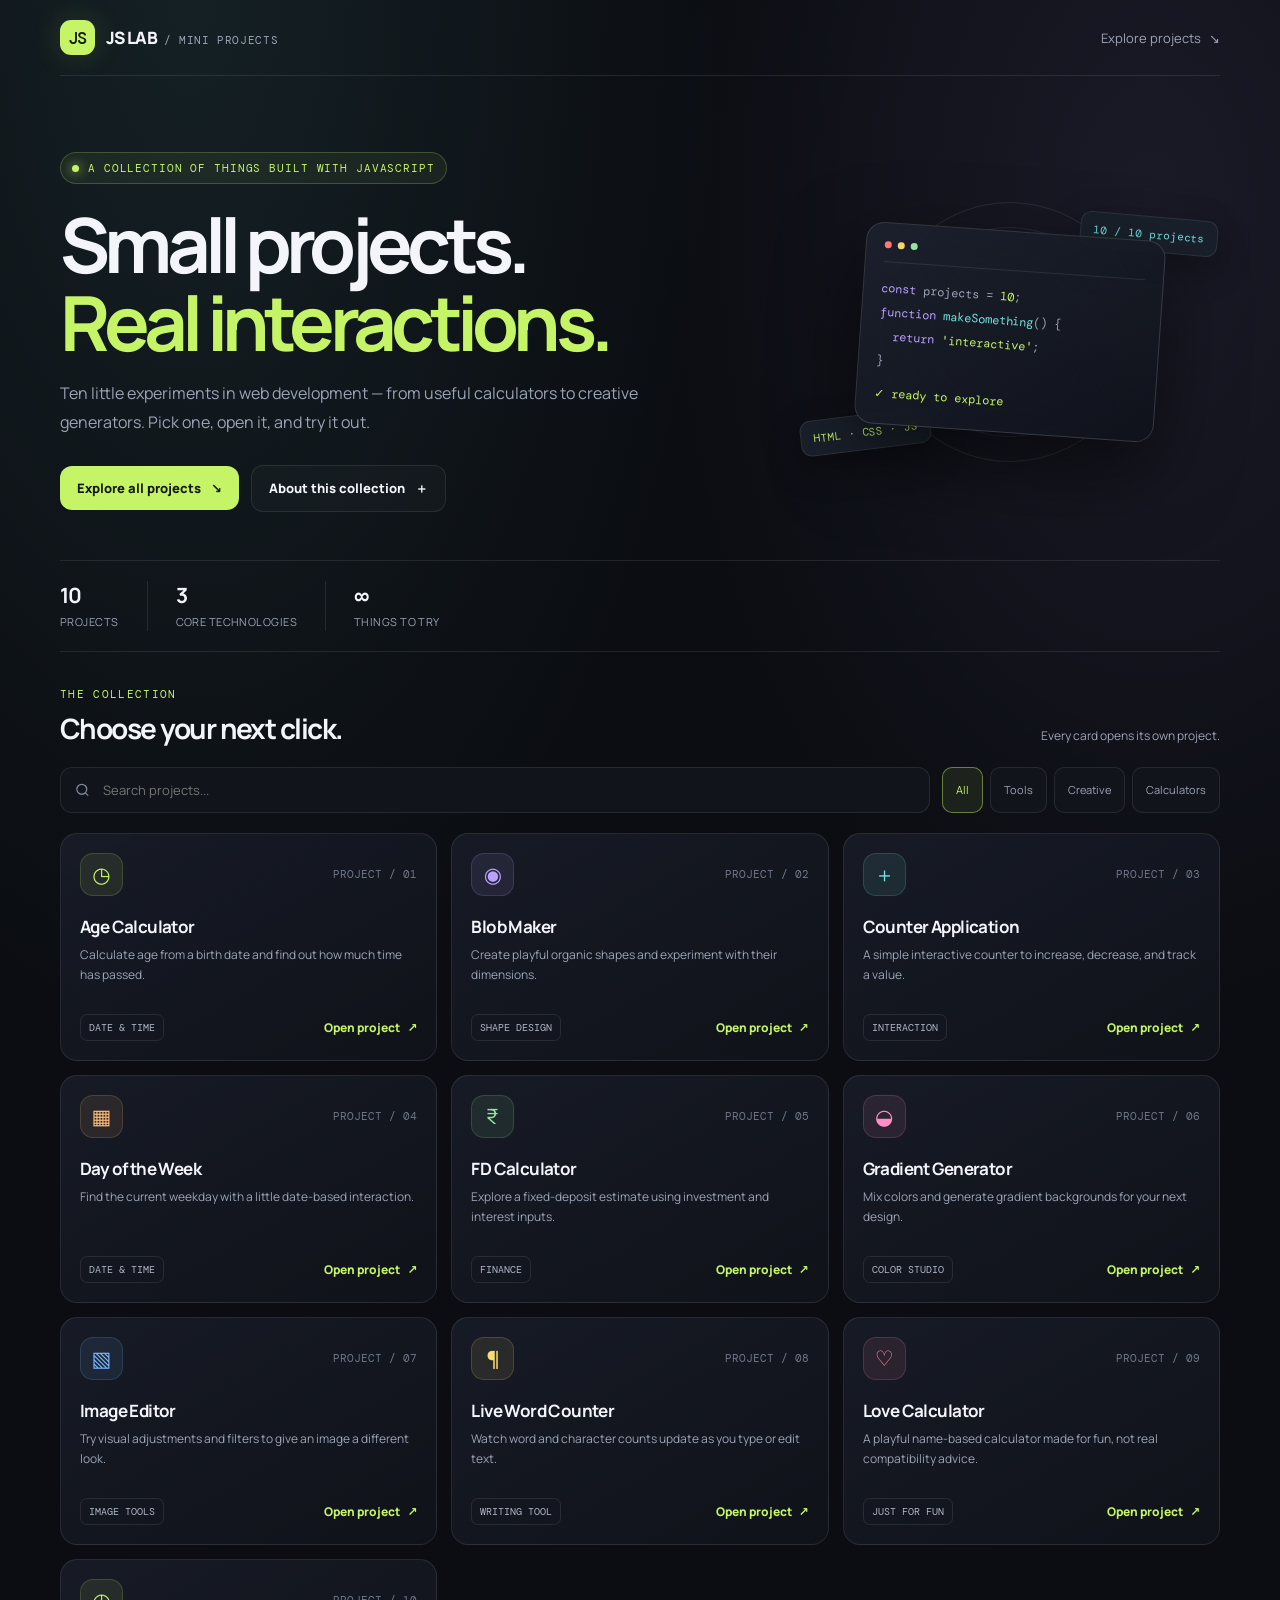
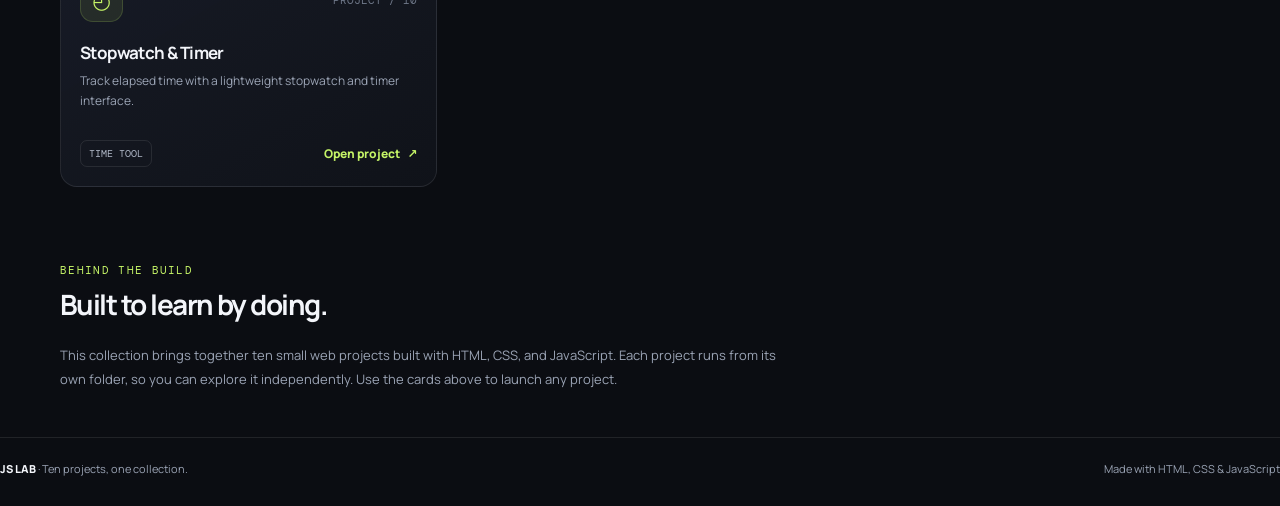
<file: index.html>
<!doctype html>
<html lang="en">
<head>
  <meta charset="utf-8">
  <meta name="viewport" content="width=device-width, initial-scale=1">
  <meta name="theme-color" content="#0b0d12">
  <meta name="description" content="A collection of 10 interactive JavaScript mini-projects. Explore creative tools, calculators, and everyday utilities.">
  <title>JS Lab — 10 JavaScript Projects</title>
  <link rel="preconnect" href="https://fonts.googleapis.com">
  <link rel="preconnect" href="https://fonts.gstatic.com" crossorigin>
  <link href="https://fonts.googleapis.com/css2?family=DM+Mono:wght@400;500&family=Manrope:wght@400;500;600;700;800&display=swap" rel="stylesheet">
  <style>
    :root{color-scheme:dark;--bg:#0b0d12;--panel:#12151d;--panel2:#171b25;--line:rgba(255,255,255,.09);--text:#f3f5fa;--muted:#9ba4b5;--lime:#c5f467;--cyan:#75e1df;--purple:#b8a1ff}
    *{box-sizing:border-box}html{scroll-behavior:smooth}body{margin:0;background:radial-gradient(ellipse at 15% 0%,rgba(117,225,223,.09),transparent 35%),radial-gradient(ellipse at 90% 10%,rgba(184,161,255,.09),transparent 30%),var(--bg);color:var(--text);font-family:Manrope,system-ui,sans-serif;min-height:100vh}
    a{color:inherit;text-decoration:none}button,input{font:inherit}.shell{width:min(1160px,calc(100% - 40px));margin:auto}
    .topbar{height:76px;display:flex;align-items:center;justify-content:space-between;border-bottom:1px solid var(--line)}
    .brand{display:flex;align-items:center;gap:11px;font-weight:800;letter-spacing:-.04em}.brand-mark{width:35px;height:35px;border-radius:11px;background:var(--lime);color:#11160a;display:grid;place-items:center;font-family:"DM Mono",monospace;font-weight:500;font-size:17px;box-shadow:0 0 30px rgba(197,244,103,.15)}
    .brand span:last-child{font-size:17px}.brand small{font-family:"DM Mono",monospace;color:var(--muted);font-size:11px;font-weight:400;letter-spacing:.06em;margin-left:4px}
    .top-link{font-size:13px;color:var(--muted);display:flex;align-items:center;gap:8px}.top-link:hover{color:var(--lime)}
    .hero{padding:76px 0 48px;display:grid;grid-template-columns:1.25fr .75fr;gap:40px;align-items:center}
    .eyebrow{display:inline-flex;align-items:center;gap:9px;border:1px solid rgba(197,244,103,.22);background:rgba(197,244,103,.06);padding:8px 11px;border-radius:100px;color:var(--lime);font:11px "DM Mono",monospace;letter-spacing:.08em;text-transform:uppercase}
    .pulse{width:7px;height:7px;background:var(--lime);border-radius:50%;box-shadow:0 0 12px var(--lime)}
    h1{font-size:clamp(42px,6vw,76px);line-height:1.02;letter-spacing:-.075em;margin:22px 0 18px;max-width:680px}
    h1 em{font-style:normal;color:var(--lime)}.intro{color:var(--muted);font-size:16px;line-height:1.8;max-width:590px;margin:0}
    .hero-actions{display:flex;gap:12px;align-items:center;margin-top:28px;flex-wrap:wrap}
    .button{display:inline-flex;align-items:center;justify-content:center;gap:10px;padding:13px 17px;border-radius:12px;font-weight:800;font-size:13px;transition:transform .2s,border-color .2s}.button:hover{transform:translateY(-2px)}
    .button.primary{background:var(--lime);color:#15190f}.button.secondary{border:1px solid var(--line);background:rgba(255,255,255,.025);color:var(--text)}
    .hero-art{position:relative;min-height:285px;display:grid;place-items:center}
    .orbit{position:absolute;width:260px;height:260px;border:1px solid rgba(255,255,255,.09);border-radius:50%;transform:rotate(-22deg)}
    .orbit:before,.orbit:after{content:"";position:absolute;border:1px solid rgba(255,255,255,.07);border-radius:50%;inset:24px}.orbit:after{inset:50px}
    .code-card{z-index:1;width:min(300px,100%);border:1px solid rgba(255,255,255,.13);background:linear-gradient(145deg,rgba(28,33,45,.96),rgba(16,19,27,.96));border-radius:18px;padding:18px;box-shadow:0 30px 80px #0008;transform:rotate(4deg)}
    .window-dots{display:flex;gap:6px;border-bottom:1px solid var(--line);padding-bottom:13px;margin-bottom:14px}.window-dots i{width:7px;height:7px;border-radius:50%;background:#626b7c}.window-dots i:first-child{background:#ff7777}.window-dots i:nth-child(2){background:#f6d56b}.window-dots i:nth-child(3){background:#91e59c}
    .code-line{font:12px/2 "DM Mono",monospace;color:#9ba4b5}.code-line .key{color:var(--purple)}.code-line .value{color:var(--lime)}.code-line .fn{color:var(--cyan)}
    .floating-tag{position:absolute;padding:10px 12px;background:#1a202b;border:1px solid var(--line);border-radius:11px;font:11px "DM Mono",monospace;color:var(--cyan);box-shadow:0 12px 35px #0005}.tag-one{top:27px;right:2px;transform:rotate(5deg)}.tag-two{bottom:24px;left:0;color:var(--lime);transform:rotate(-7deg)}
    .stats{display:flex;gap:0;border-block:1px solid var(--line);padding:20px 0;margin-bottom:35px}.stat{padding:0 28px;border-right:1px solid var(--line)}.stat:first-child{padding-left:0}.stat:last-child{border:0}.stat strong{display:block;font-size:21px;letter-spacing:-.05em}.stat span{color:var(--muted);font-size:11px;letter-spacing:.04em}
    .section-head{display:flex;justify-content:space-between;gap:20px;align-items:end;margin-bottom:20px}.section-kicker{font:11px "DM Mono",monospace;color:var(--lime);letter-spacing:.12em;text-transform:uppercase}.section-head h2{font-size:28px;letter-spacing:-.055em;margin:8px 0 0}.section-head p{font-size:12px;color:var(--muted);margin:0 0 3px}
    .toolbar{display:flex;gap:12px;margin-bottom:20px;flex-wrap:wrap}.search-wrap{position:relative;flex:1;min-width:220px}.search-wrap svg{position:absolute;left:14px;top:50%;transform:translateY(-50%);color:#7f899b}.search{width:100%;padding:13px 14px 13px 42px;border:1px solid var(--line);border-radius:12px;background:#11141b;color:var(--text);outline:none;font-size:13px}.search:focus{border-color:rgba(197,244,103,.5)}.filters{display:flex;gap:7px;flex-wrap:wrap}.filter{border:1px solid var(--line);background:#11141b;color:var(--muted);padding:10px 13px;border-radius:10px;font-size:11px;cursor:pointer}.filter.active,.filter:hover{border-color:rgba(197,244,103,.45);background:rgba(197,244,103,.08);color:var(--lime)}
    .grid{display:grid;grid-template-columns:repeat(3,minmax(0,1fr));gap:14px;padding-bottom:76px}.project{position:relative;overflow:hidden;display:flex;flex-direction:column;min-height:228px;padding:19px;border:1px solid var(--line);border-radius:17px;background:linear-gradient(150deg,rgba(24,28,39,.94),rgba(16,19,26,.96));transition:transform .22s,border-color .22s,background .22s}
    .project:hover{transform:translateY(-4px);border-color:rgba(197,244,103,.3);background:linear-gradient(150deg,rgba(30,36,46,.98),rgba(17,20,28,.98))}
    .project-top{display:flex;justify-content:space-between;align-items:center}.icon-box{width:43px;height:43px;border-radius:13px;display:grid;place-items:center;background:var(--tint);color:var(--accent);font-size:21px;border:1px solid color-mix(in srgb,var(--accent),transparent 83%)}
    .project-number{font:11px "DM Mono",monospace;color:#6e7788}.project h3{font-size:17px;letter-spacing:-.035em;margin:19px 0 7px}.project p{font-size:12px;line-height:1.7;color:var(--muted);margin:0 0 19px;max-width:340px}
    .card-bottom{margin-top:auto;display:flex;align-items:center;justify-content:space-between;gap:10px}.chip{font:10px "DM Mono",monospace;padding:6px 8px;border:1px solid var(--line);border-radius:7px;color:#aeb6c5}.launch{font-size:12px;font-weight:800;color:var(--lime);display:inline-flex;align-items:center;gap:7px}.launch span{transition:transform .2s}.project:hover .launch span{transform:translate(3px,-3px)}
    .empty{grid-column:1/-1;border:1px dashed var(--line);padding:40px;text-align:center;border-radius:15px;color:var(--muted);display:none}
    footer{border-top:1px solid var(--line);padding:23px 0 30px;display:flex;justify-content:space-between;gap:15px;color:var(--muted);font-size:11px}.footer-brand{color:var(--text);font-weight:800}
    @media(max-width:850px){.hero{grid-template-columns:1fr;padding-top:55px}.hero-art{display:none}.grid{grid-template-columns:repeat(2,minmax(0,1fr))}.hero h1{max-width:600px}}
    @media(max-width:560px){.shell{width:min(100% - 28px,1160px)}.topbar{height:65px}.brand small{display:none}.top-link{font-size:11px}.hero{padding:44px 0 32px}.intro{font-size:14px}.stats{justify-content:space-between}.stat{padding:0 14px}.stat strong{font-size:18px}.stat span{font-size:9px}.section-head{align-items:start;flex-direction:column;gap:8px}.section-head h2{font-size:25px}.grid{grid-template-columns:1fr;gap:11px}.project{min-height:205px}.filters{width:100%}.filter{flex:1}.toolbar{gap:9px}footer{flex-direction:column}}
    @media(prefers-reduced-motion:reduce){*,*::before,*::after{scroll-behavior:auto!important;transition:none!important}}
  </style>
</head>
<body>
  <header class="shell topbar">
    <a class="brand" href="./" aria-label="JS Lab home"><span class="brand-mark">JS</span><span>JS LAB <small>/ MINI PROJECTS</small></span></a>
    <a class="top-link" href="#projects">Explore projects <span aria-hidden="true">↘</span></a>
  </header>

  <main class="shell">
    <section class="hero">
      <div>
        <div class="eyebrow"><span class="pulse"></span> A collection of things built with JavaScript</div>
        <h1>Small projects.<br><em>Real interactions.</em></h1>
        <p class="intro">Ten little experiments in web development — from useful calculators to creative generators. Pick one, open it, and try it out.</p>
        <div class="hero-actions">
          <a class="button primary" href="#projects">Explore all projects <span aria-hidden="true">↘</span></a>
          <a class="button secondary" href="#about">About this collection <span aria-hidden="true">＋</span></a>
        </div>
      </div>
      <div class="hero-art" aria-hidden="true">
        <div class="orbit"></div>
        <div class="code-card">
          <div class="window-dots"><i></i><i></i><i></i></div>
          <div class="code-line"><span class="key">const</span> projects = <span class="value">10</span>;</div>
          <div class="code-line"><span class="key">function</span> <span class="fn">makeSomething</span>() {</div>
          <div class="code-line">&nbsp;&nbsp;<span class="key">return</span> <span class="value">'interactive'</span>;</div>
          <div class="code-line">}</div>
          <div class="code-line" style="color:#c5f467;margin-top:9px">✓ ready to explore</div>
        </div>
        <div class="floating-tag tag-one">10 / 10 projects</div>
        <div class="floating-tag tag-two">HTML · CSS · JS</div>
      </div>
    </section>

    <div class="stats" aria-label="Collection summary">
      <div class="stat"><strong>10</strong><span>PROJECTS</span></div>
      <div class="stat"><strong>3</strong><span>CORE TECHNOLOGIES</span></div>
      <div class="stat"><strong>∞</strong><span>THINGS TO TRY</span></div>
    </div>

    <section id="projects">
      <div class="section-head">
        <div><div class="section-kicker">The collection</div><h2>Choose your next click.</h2></div>
        <p>Every card opens its own project.</p>
      </div>
      <div class="toolbar">
        <label class="search-wrap">
          <svg width="17" height="17" viewBox="0 0 24 24" fill="none" stroke="currentColor" stroke-width="1.8" aria-hidden="true"><circle cx="11" cy="11" r="7"></circle><path d="m16 16 4 4"></path></svg>
          <input id="search" class="search" type="search" placeholder="Search projects..." aria-label="Search projects">
        </label>
        <div class="filters" aria-label="Filter projects">
          <button class="filter active" data-filter="All" type="button">All</button>
          <button class="filter" data-filter="Tools" type="button">Tools</button>
          <button class="filter" data-filter="Creative" type="button">Creative</button>
          <button class="filter" data-filter="Calculators" type="button">Calculators</button>
        </div>
      </div>
      <div class="grid" id="project-grid">
        <a class="project" href="./Age%20calculator/index.html" data-category="Calculators" data-search="age calculator birthday date years months days">
          <div class="project-top"><div class="icon-box" style="--accent:#c5f467;--tint:rgba(197,244,103,.09)">◷</div><span class="project-number">PROJECT / 01</span></div>
          <h3>Age Calculator</h3><p>Calculate age from a birth date and find out how much time has passed.</p><div class="card-bottom"><span class="chip">DATE & TIME</span><span class="launch">Open project <span>↗</span></span></div>
        </a>
        <a class="project" href="./Blob%20maker/index.html" data-category="Creative" data-search="blob maker shape design border radius organic">
          <div class="project-top"><div class="icon-box" style="--accent:#b8a1ff;--tint:rgba(184,161,255,.09)">◉</div><span class="project-number">PROJECT / 02</span></div>
          <h3>Blob Maker</h3><p>Create playful organic shapes and experiment with their dimensions.</p><div class="card-bottom"><span class="chip">SHAPE DESIGN</span><span class="launch">Open project <span>↗</span></span></div>
        </a>
        <a class="project" href="./counter%20application/index.html" data-category="Tools" data-search="counter application increment decrement number click">
          <div class="project-top"><div class="icon-box" style="--accent:#75e1df;--tint:rgba(117,225,223,.09)">＋</div><span class="project-number">PROJECT / 03</span></div>
          <h3>Counter Application</h3><p>A simple interactive counter to increase, decrease, and track a value.</p><div class="card-bottom"><span class="chip">INTERACTION</span><span class="launch">Open project <span>↗</span></span></div>
        </a>
        <a class="project" href="./Day%20of%20the%20week/index.html" data-category="Tools" data-search="day of the week calendar date today weekday">
          <div class="project-top"><div class="icon-box" style="--accent:#ffbd79;--tint:rgba(255,189,121,.09)">▦</div><span class="project-number">PROJECT / 04</span></div>
          <h3>Day of the Week</h3><p>Find the current weekday with a little date-based interaction.</p><div class="card-bottom"><span class="chip">DATE & TIME</span><span class="launch">Open project <span>↗</span></span></div>
        </a>
        <a class="project" href="./finance%20deposit%20calculator/index.html" data-category="Calculators" data-search="finance fixed deposit calculator investment interest returns money">
          <div class="project-top"><div class="icon-box" style="--accent:#91e59c;--tint:rgba(145,229,156,.09)">₹</div><span class="project-number">PROJECT / 05</span></div>
          <h3>FD Calculator</h3><p>Explore a fixed-deposit estimate using investment and interest inputs.</p><div class="card-bottom"><span class="chip">FINANCE</span><span class="launch">Open project <span>↗</span></span></div>
        </a>
        <a class="project" href="./Gradient%20generator/index.html" data-category="Creative" data-search="gradient generator color background css design palette">
          <div class="project-top"><div class="icon-box" style="--accent:#ff8ec7;--tint:rgba(255,142,199,.09)">◒</div><span class="project-number">PROJECT / 06</span></div>
          <h3>Gradient Generator</h3><p>Mix colors and generate gradient backgrounds for your next design.</p><div class="card-bottom"><span class="chip">COLOR STUDIO</span><span class="launch">Open project <span>↗</span></span></div>
        </a>
        <a class="project" href="./image%20editor/index.html" data-category="Creative" data-search="image editor photo filters blur brightness contrast saturation">
          <div class="project-top"><div class="icon-box" style="--accent:#75b6ff;--tint:rgba(117,182,255,.09)">▧</div><span class="project-number">PROJECT / 07</span></div>
          <h3>Image Editor</h3><p>Try visual adjustments and filters to give an image a different look.</p><div class="card-bottom"><span class="chip">IMAGE TOOLS</span><span class="launch">Open project <span>↗</span></span></div>
        </a>
        <a class="project" href="./Live%20word%20counter/index.html" data-category="Tools" data-search="live word counter text character sentence typing writing">
          <div class="project-top"><div class="icon-box" style="--accent:#f4dc72;--tint:rgba(244,220,114,.09)">¶</div><span class="project-number">PROJECT / 08</span></div>
          <h3>Live Word Counter</h3><p>Watch word and character counts update as you type or edit text.</p><div class="card-bottom"><span class="chip">WRITING TOOL</span><span class="launch">Open project <span>↗</span></span></div>
        </a>
        <a class="project" href="./Love%20Calculator/index.html" data-category="Calculators" data-search="love calculator names fun playful compatibility">
          <div class="project-top"><div class="icon-box" style="--accent:#ff8da1;--tint:rgba(255,141,161,.09)">♡</div><span class="project-number">PROJECT / 09</span></div>
          <h3>Love Calculator</h3><p>A playful name-based calculator made for fun, not real compatibility advice.</p><div class="card-bottom"><span class="chip">JUST FOR FUN</span><span class="launch">Open project <span>↗</span></span></div>
        </a>
        <a class="project" href="./Stop%20watch%20timer/index.html" data-category="Tools" data-search="stopwatch timer clock countdown elapsed time">
          <div class="project-top"><div class="icon-box" style="--accent:#c5f467;--tint:rgba(197,244,103,.09)">◴</div><span class="project-number">PROJECT / 10</span></div>
          <h3>Stopwatch & Timer</h3><p>Track elapsed time with a lightweight stopwatch and timer interface.</p><div class="card-bottom"><span class="chip">TIME TOOL</span><span class="launch">Open project <span>↗</span></span></div>
        </a>
        <div class="empty" id="empty">No projects match that search. Try another keyword.</div>
      </div>
    </section>

    <section id="about" style="padding:0 0 45px">
      <div class="section-head"><div><div class="section-kicker">Behind the build</div><h2>Built to learn by doing.</h2></div></div>
      <p style="max-width:720px;color:var(--muted);font-size:13px;line-height:1.9;margin:0">This collection brings together ten small web projects built with HTML, CSS, and JavaScript. Each project runs from its own folder, so you can explore it independently. Use the cards above to launch any project.</p>
    </section>
  </main>

  <footer><div><span class="footer-brand">JS LAB</span> <span>· Ten projects, one collection.</span></div><div>Made with HTML, CSS & JavaScript</div></footer>
  <script>
    const searchInput = document.getElementById('search');
    const cards = [...document.querySelectorAll('.project')];
    const filters = [...document.querySelectorAll('.filter')];
    const empty = document.getElementById('empty');
    let activeFilter = 'All';

    function updateProjects() {
      const query = searchInput.value.trim().toLowerCase();
      let visible = 0;
      cards.forEach(card => {
        const matchesText = (card.dataset.search + ' ' + card.innerText).toLowerCase().includes(query);
        const matchesFilter = activeFilter === 'All' || card.dataset.category === activeFilter;
        const show = matchesText && matchesFilter;
        card.style.display = show ? 'flex' : 'none';
        if (show) visible++;
      });
      empty.style.display = visible ? 'none' : 'block';
    }

    searchInput.addEventListener('input', updateProjects);
    filters.forEach(button => button.addEventListener('click', () => {
      activeFilter = button.dataset.filter;
      filters.forEach(item => {
        const isActive = item === button;
        item.classList.toggle('active', isActive);
        item.setAttribute('aria-pressed', String(isActive));
      });
      updateProjects();
    }));
    filters.forEach(button => button.setAttribute('aria-pressed', String(button.classList.contains('active'))));
  </script>
</body>
</html>
</file>
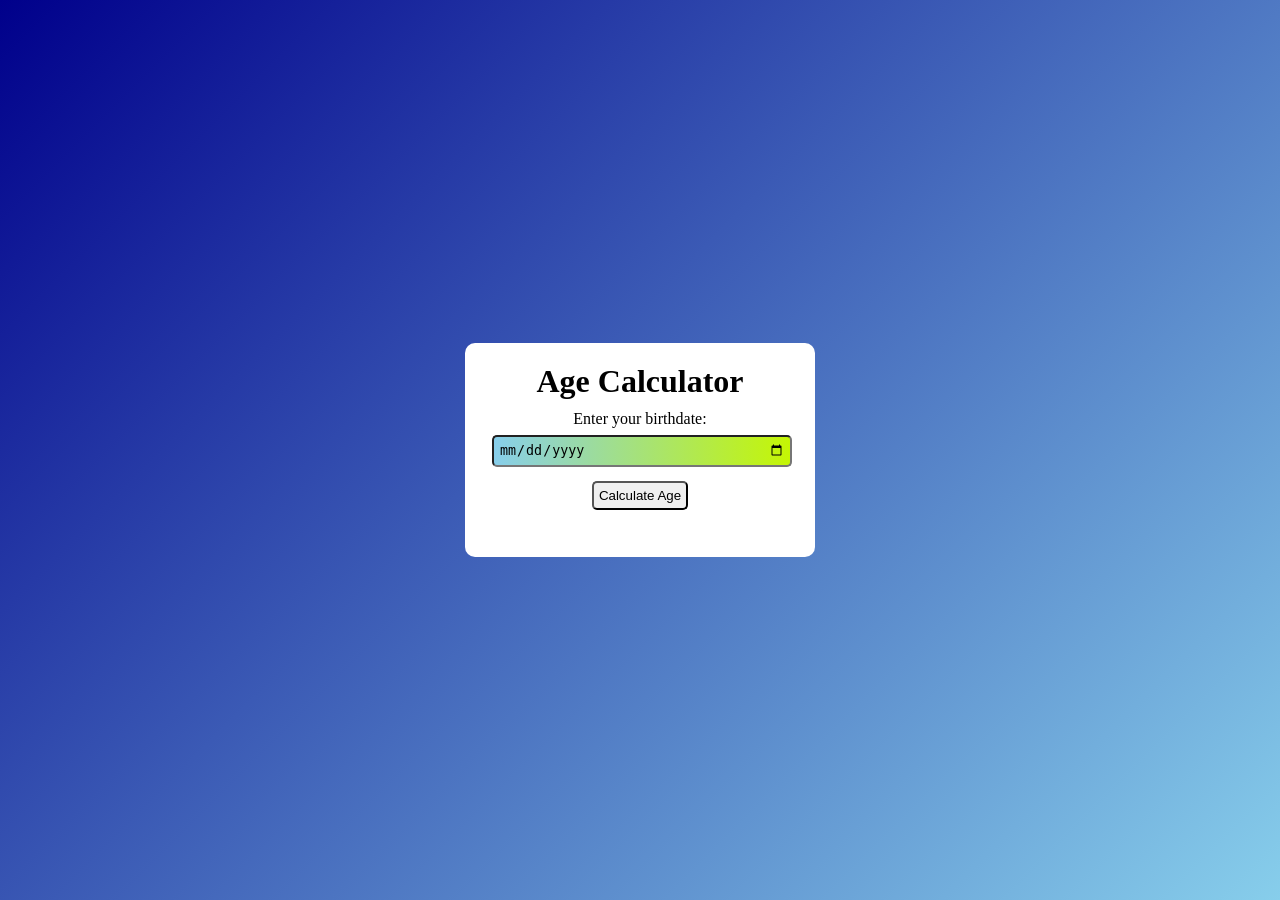
<file: Age calculator/index.html>
<!DOCTYPE html>
<html lang="en">
<head>
    <meta charset="UTF-8">
    <meta name="viewport" content="width=device-width, initial-scale=1.0">
    <title>Age Calculator</title>
    <link rel="stylesheet" href="style.css">
</head>
<body>
    <div class="container">
        <h1>Age Calculator</h1>
        <label for="birthdate">Enter your birthdate:</label><br>
        <input type="date" placeholder="Enter your birthdate" id="Birthdate"><br>
        <button onclick="calculateage()">Calculate Age</button>
        <div id="result"></div>
    </div>
    <script src="script.js"></script>
</body>
</html>
</file>
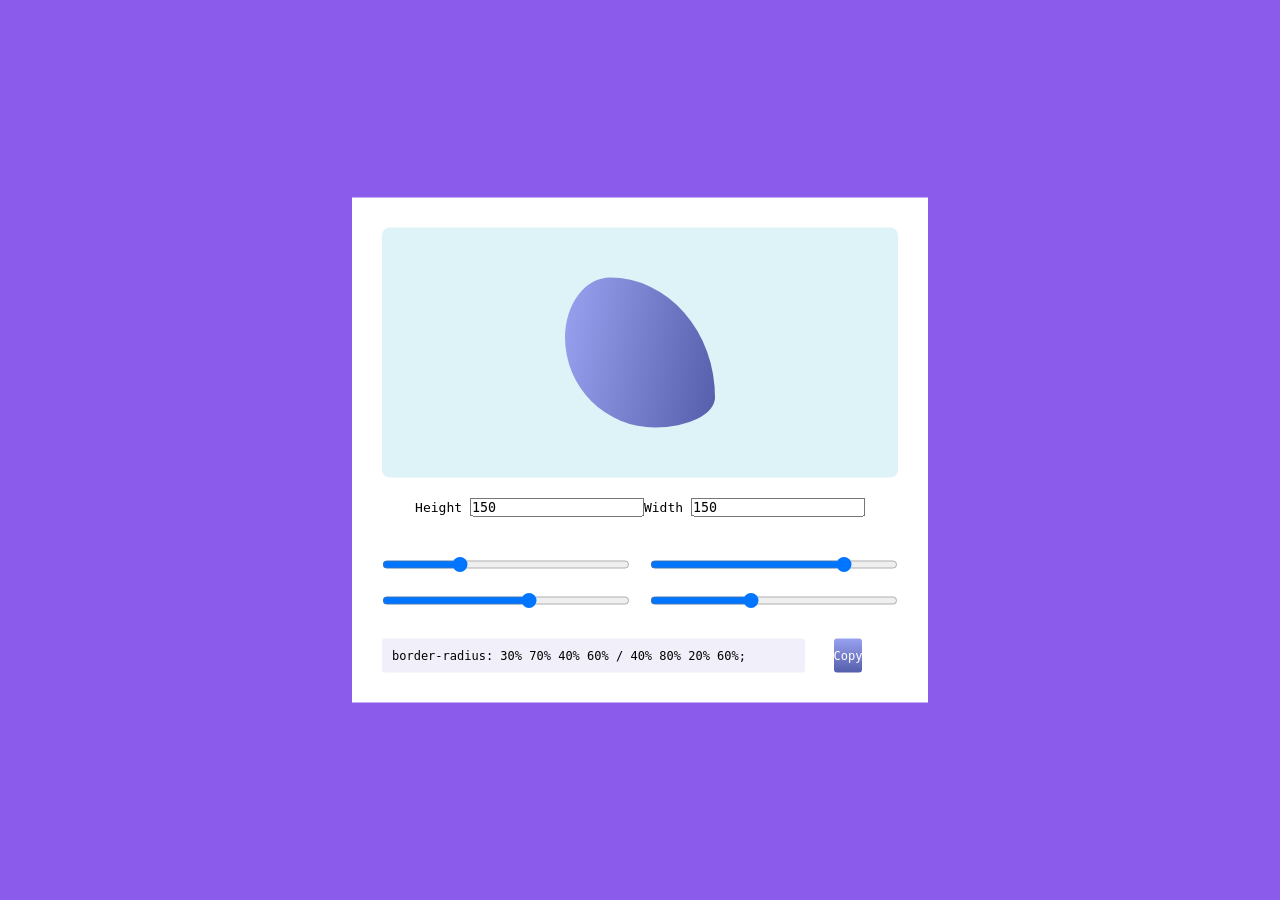
<file: Blob maker/index.html>
<!DOCTYPE html>
<html lang="en">
<head>
    <meta charset="UTF-8">
    <meta name="viewport" content="width=device-width, initial-scale=1.0">
    <title>Blob Maker</title>
    <link rel="stylesheet" href="style.css">
</head>
<body>
    <div class="wrapper">
        <div class="output">
            <div class="blob"></div>
        </div>
        <div class="dimensions">
            <div>
                <label for="height">Height</label>
                <input type="number" value="150" id="height">
            </div>
            <div>
                <label for="width">Width</label> <!-- Fixed typo here -->
                <input type="number" value="150" id="width">
            </div>
        </div>
        <div class="sliders">
            <input type="range" min="0" max="100" value="30" class="slider">
            <input type="range" min="0" max="100" value="80" class="slider">
            <input type="range" min="0" max="100" value="60" class="slider">
            <input type="range" min="0" max="100" value="40" class="slider">
        </div>
        <input type="text" id="css" readonly>
        <button id="copy">Copy</button>
    </div>
    <script src="script.js"></script>
</body>
</html>
</file>
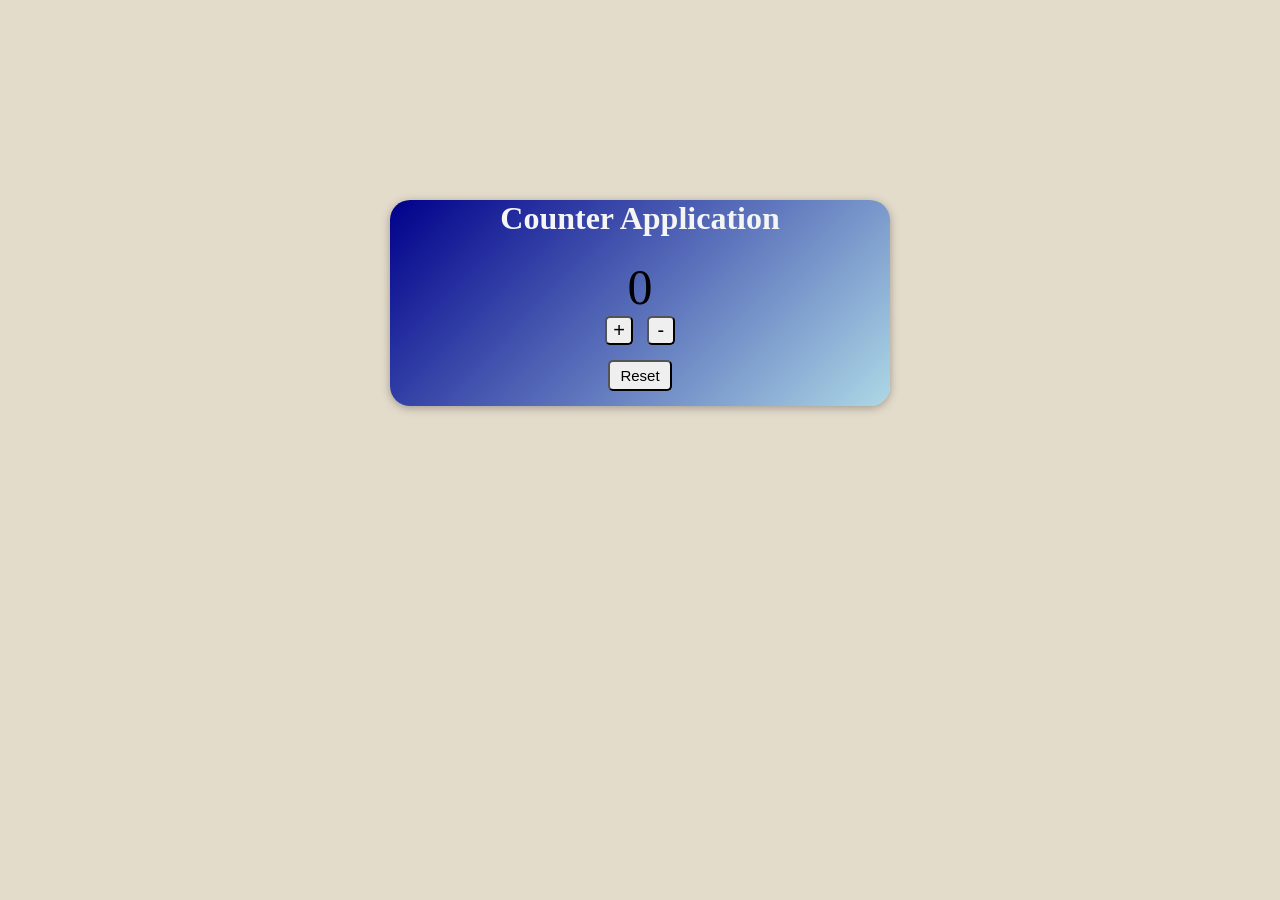
<file: counter application/index.html>
<!DOCTYPE html>
<html lang="en">
<head>
    <meta charset="UTF-8">
    <meta name="viewport" content="width=device-width, initial-scale=1.0">
    <title>Counter Application</title>
    <link rel="stylesheet" href="style.css">
</head>
<body>
    <div class="container">
        <h1>Counter Application</h1>
        <div class="counter-app" id="display">0</div>
        <div class="button-cont">
            <button id="incbtn" class="btn">+</button>
            <button id="decbtn" class="btn">-</button>
        </div>
        <button id="reset" >Reset</button>
    </div>
    <script src="script.js"></script>
</body>
</html>
</file>
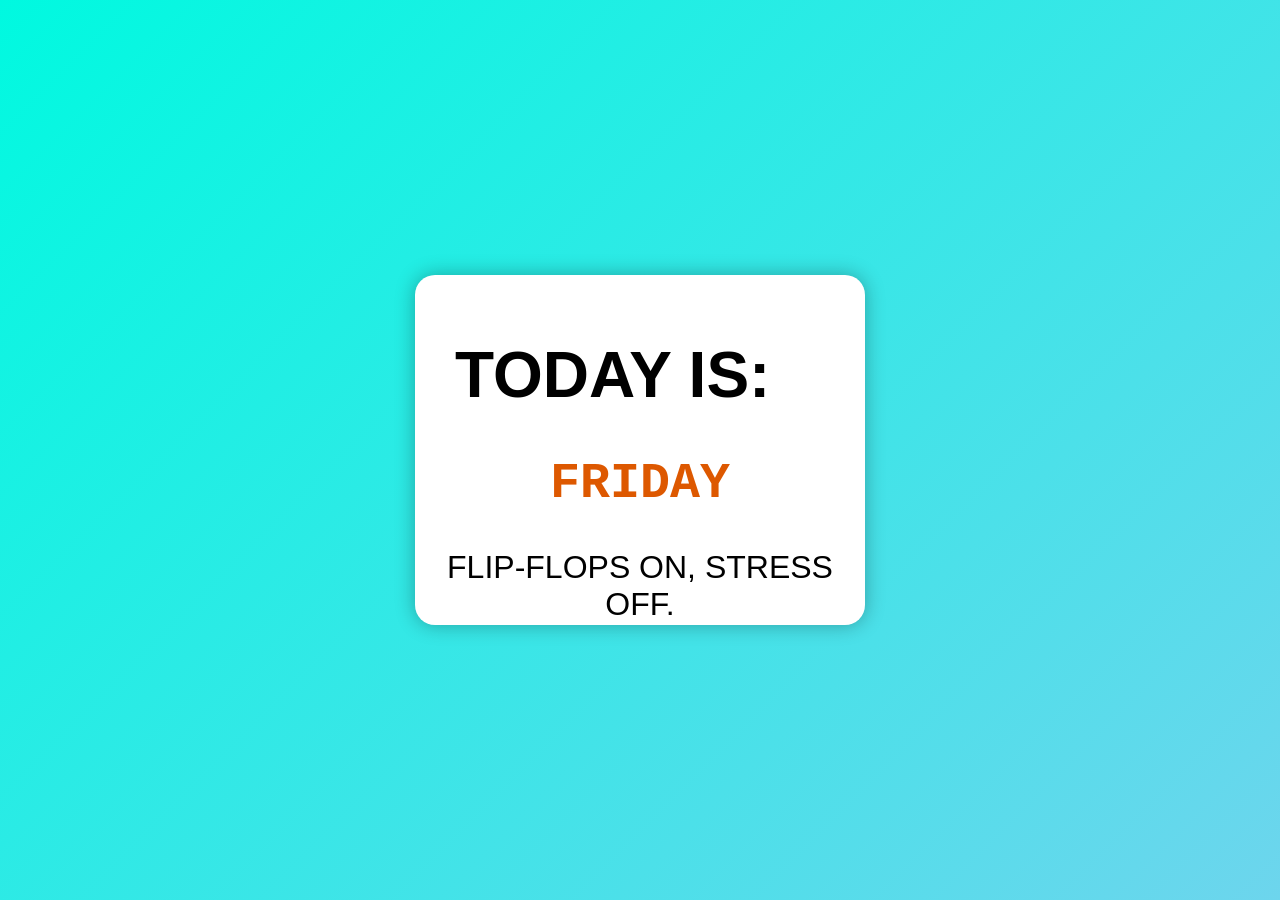
<file: Day of the week/index.html>
<!DOCTYPE html>
<html lang="en">
<head>
    <meta charset="UTF-8">
    <meta name="viewport" content="width=device-width, initial-scale=1.0">
    <title>Day of the week</title>
    <link rel="stylesheet" href="style.css">
</head>
<body>
    <div class="card">
        <div id="container">
            <h1>Today is:</h1>
            <div>
                <span id="weekday">
                    Display the day of the week
                </span><br>
                <span id="phrase">Quote</span>
            </div>
        </div>
    </div>
    <script src="script.js"></script>
</body>
</html>
</file>
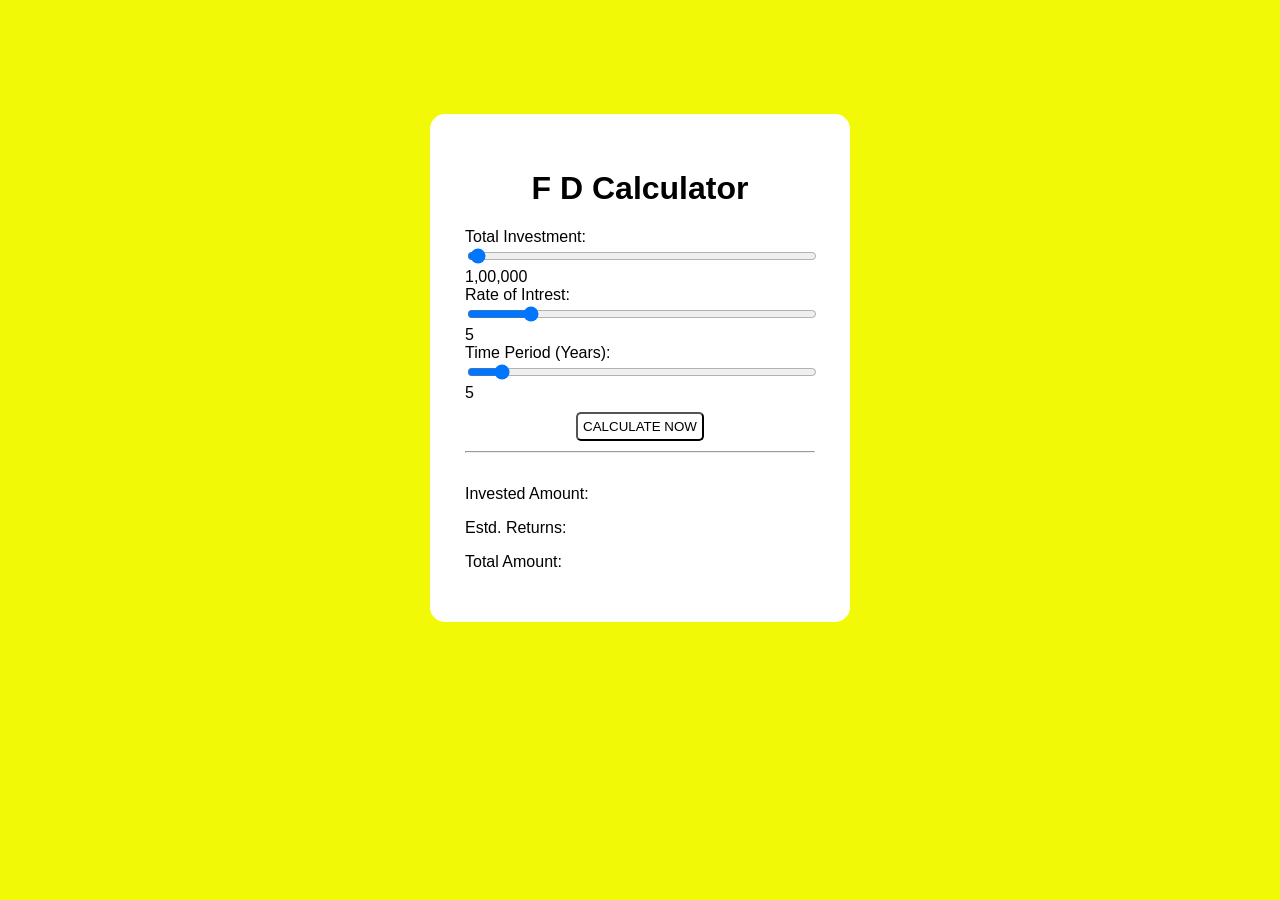
<file: finance deposit calculator/index.html>
<!DOCTYPE html>
<html lang="en">
<head>
    <meta charset="UTF-8">
    <meta name="viewport" content="width=device-width, initial-scale=1.0">
    <title>FD calculator</title>
    <link rel="stylesheet" href="style.css">
</head>
<body>
    <div class="calculator">
        <h1 align="center">F D Calculator</h1>
        <div class="input-sec">
            <label for="investment">Total Investment:</label><br>
            <input type="range" id="investment" min="10000" max="10000000" value="100000" step="10000" placeholder="Enter your investment">
            <span id="inv-value">₹100000</span>
        </div>
         <div class="input-sec">
            <label for="intrest">Rate of Intrest:</label><br>
            <input type="range" id="intrest-rate" min="1" max="25" value="5" step="0.5" placeholder="Enter Intrest Rate">
            <span id="int-value">5%</span>
        </div>
         <div class="input-sec">
            <label for="time">Time Period (Years):</label><br>
            <input type="range" id="time" min="1" max="50" value="5" step="1" placeholder="Enter time period">
            <span id="time-value">5</span> 
        </div>
        <button onclick="calc()">Calculate Now</button>
        <hr><p class="output">
            <p>Invested Amount: <span id="invested-amount"></span></p>
            <p>Estd. Returns: <span id="Estd-amount"></span></p>
            <p>Total Amount: <span id="total-amount"></span></p>
        </p>
    </div>
    <script src="script.js"></script>
</body>
</html>
</file>
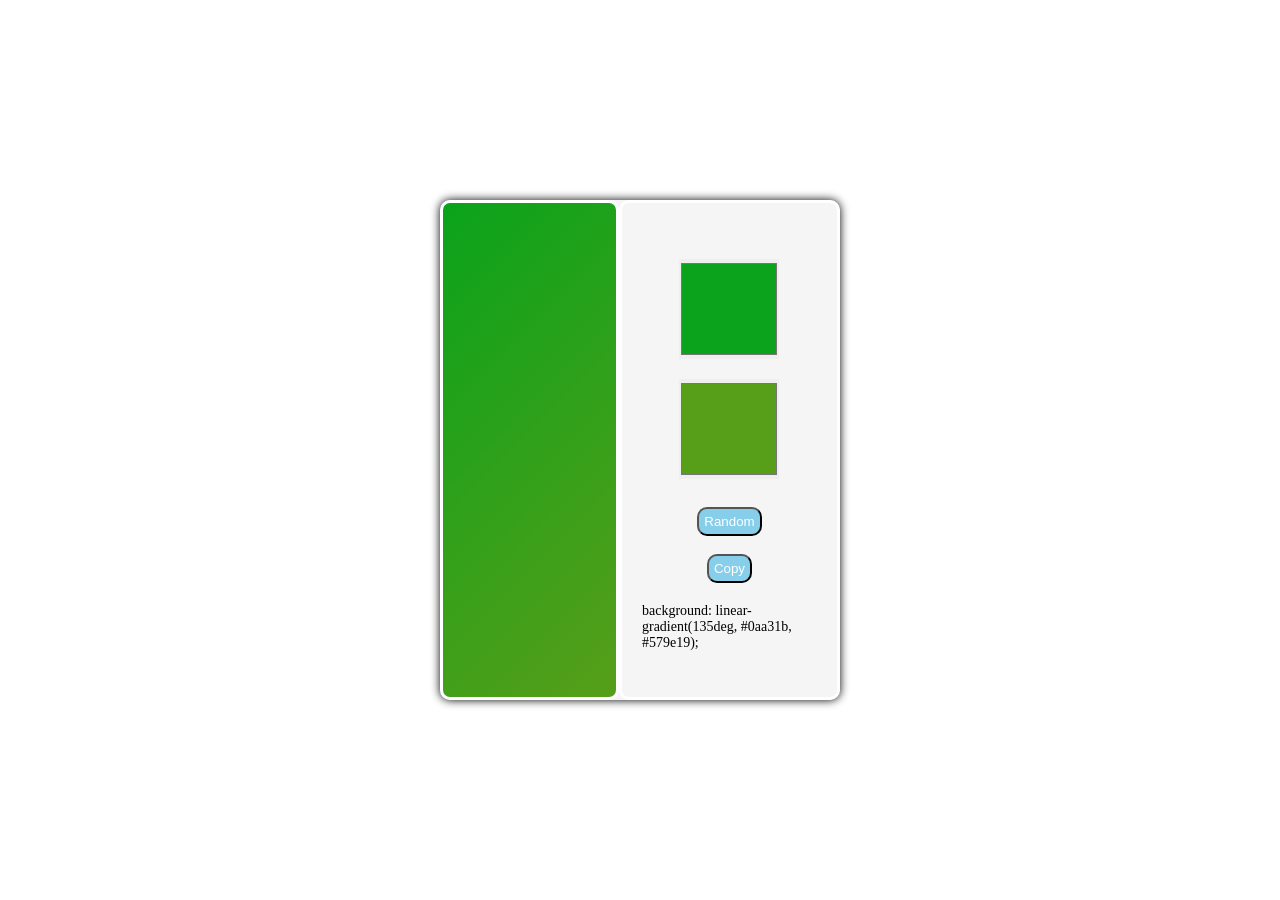
<file: Gradient generator/index.html>
<!DOCTYPE html>
<html lang="en">
<head>
    <meta charset="UTF-8">
    <meta name="viewport" content="width=device-width, initial-scale=1.0">
    <title>Gradient Generator</title>
    <link rel="stylesheet" href="style.css">
</head>
<body>
    <section>
        <div class="cont" id="gradient-cont"></div>
        <div class="cont">
            <input type="color" class="color c1">
            <input type="color" class="color c2"><br>
            <button class="btn">Random</button><br>
            <button class="copy">Copy</button>
            <p class="code" id="code"></p>
        </div>
    </section>
    <script src="script.js"></script>
</body>
</html>
</file>
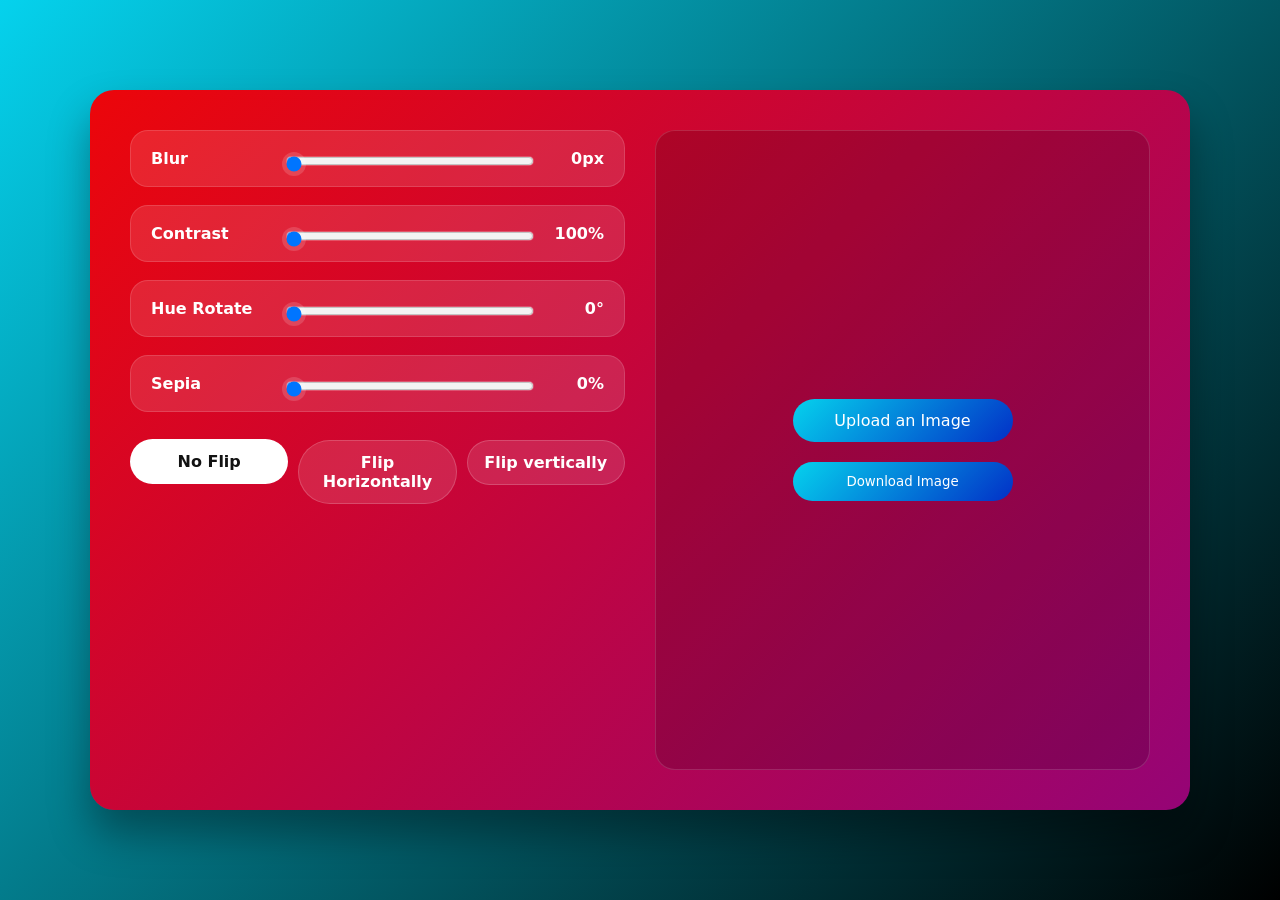
<file: image editor/index.html>
<!DOCTYPE html>
<html lang="en">
<head>
    <meta charset="UTF-8">
    <meta name="viewport" content="width=device-width, initial-scale=1.0">
    <title>Image editor</title>
    <link rel="stylesheet" href="style.css">
</head>
<body>
    <div class="wrapper">
        <div class="editor">
            <div class="filter">
                <label for="blur">Blur</label>
                <input type="range" id="blur" min="0" max="5" value="0" step="0.1">
                <span class="rangevalue" id="blurvalue">0%</span>
            </div>
             <div class="filter">
                <label for="contrast">Contrast</label>
                <input type="range" id="contrast" min="0" max="100" value="0" step="0.1">
                <span class="rangevalue" id="contrastvalue">100%</span>
            </div>
             <div class="filter">
                <label for="huerotate">Hue Rotate</label>
                <input type="range" id="huerotate" min="0" max="360" value="0" step="0.1">
                <span class="rangeclass" id="huerotatevalue">0%</span>
            </div>
             <div class="filter">
                <label for="sepia">Sepia</label>
                <input type="range" id="sepia" min="0" max="100" value="0" step="0.1">
                <span class="rangeclass" id="sepiavalue">0%</span>
            </div>
            <div class="flip-buttons">
                <div class="flip-option">
                    <input type="radio" name="flip" id="no-flip" checked>
                    <label for="no-flip">No Flip</label>
                </div>
                <div class="flip-option">
                    <input type="radio" name="flip" id="flip-x">
                    <label for="flip-x">Flip Horizontally</label>
                </div>
                <div class="flip-option">
                    <input type="radio" name="flip" id="flip-y">
                    <label for="flip-y">Flip vertically</label>
                </div>
            </div>
        </div>
        <div class="result">
            <figure class="image-container">
                <img id="choosen-image">
            </figure>
            <input type="file" name="" id="upload-btn" accept="Image/*">
            <label for="upload-btn">Upload an Image</label>
            <button id="download-btn">Download Image</button>
        </div>
    </div>
    <script src="script.js"></script>
</body>
</html>
</file>
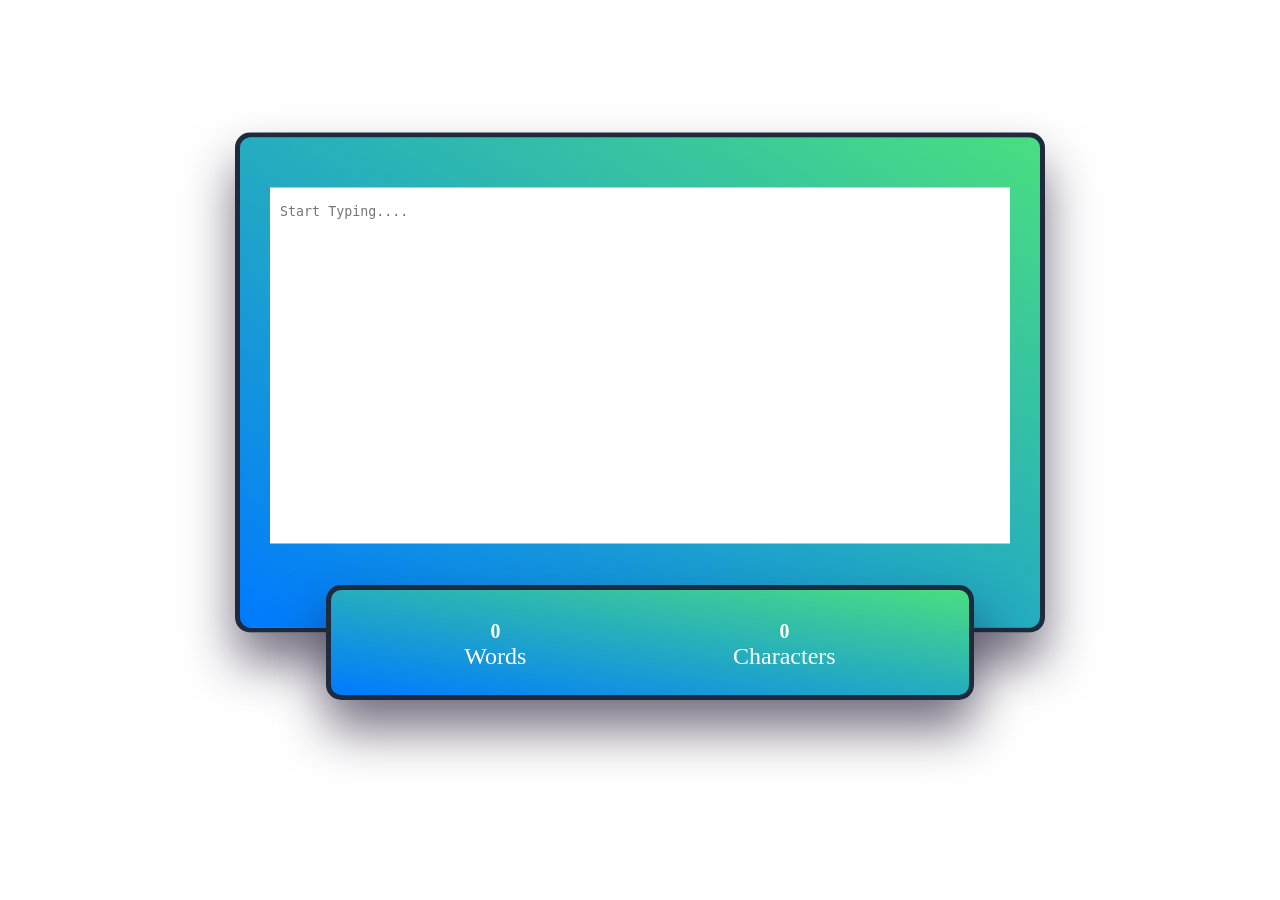
<file: Live word counter/index.html>
<!DOCTYPE html>
<html lang="en">
<head>
    <meta charset="UTF-8">
    <meta name="viewport" content="width=device-width, initial-scale=1.0">
    <title>Live Word counter</title>
    <link rel="stylesheet" href="style.css">
</head>
<body>
    <div class="wrapper">
        <div class="container">
            <textarea name="" id="input" rows="12" placeholder="Start Typing...."></textarea>
        </div>
            <div class="count">
            <div>
                <h5 id="wordcount">0</h5>
                <p>Words</p>
            </div>
            <div>
                <div>
                <h5 id="charcount">0</h5>
                <p>Characters</p>
            </div>
            </div>
        </div>
    </div>
    <script src="script.js"></script>
</body>
</html>
</file>
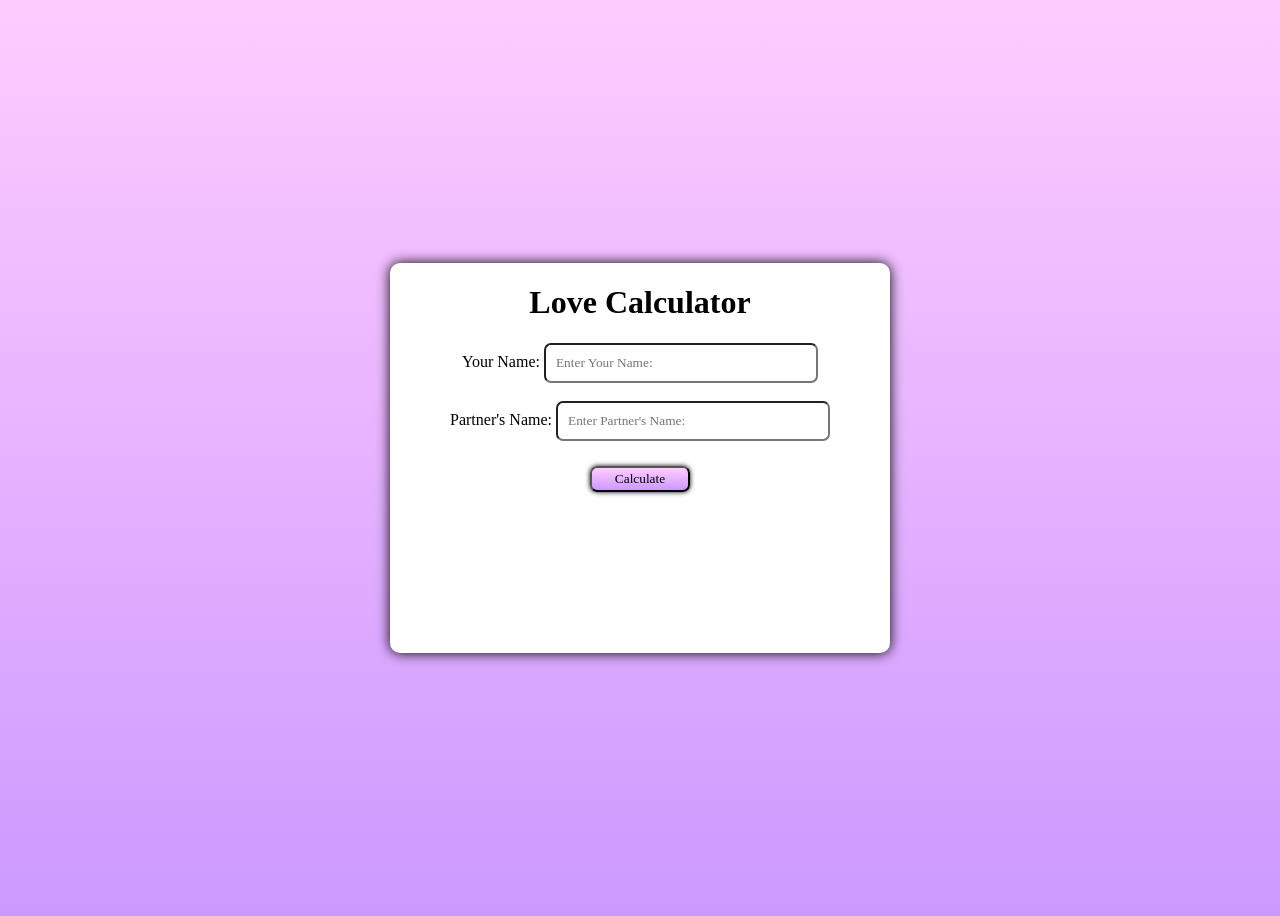
<file: Love Calculator/index.html>
<!DOCTYPE html>
<html lang="en">
<head>
    <meta charset="UTF-8">
    <meta name="viewport" content="width=device-width, initial-scale=1.0">
    <title>Love Calculator</title>
    <link rel="stylesheet" href="style.css">
</head>
<body>
    <div class="card">
        <h1>Love Calculator</h1>
        <div class="form">
            <label for="name1">Your Name:</label>
            <input type="text" name="name1" id="name1" placeholder="Enter Your Name:" required>
            <br><br><label for="name2">Partner's Name:</label>
            <input type="text" name="name2" id="name2" placeholder="Enter Partner's Name:" required>
            <br><button onclick="calc()">Calculate</button>
            <div id="result"></div>
        </div>
    </div>
    <script src="script.js"></script>
</body>
</html>
</file>
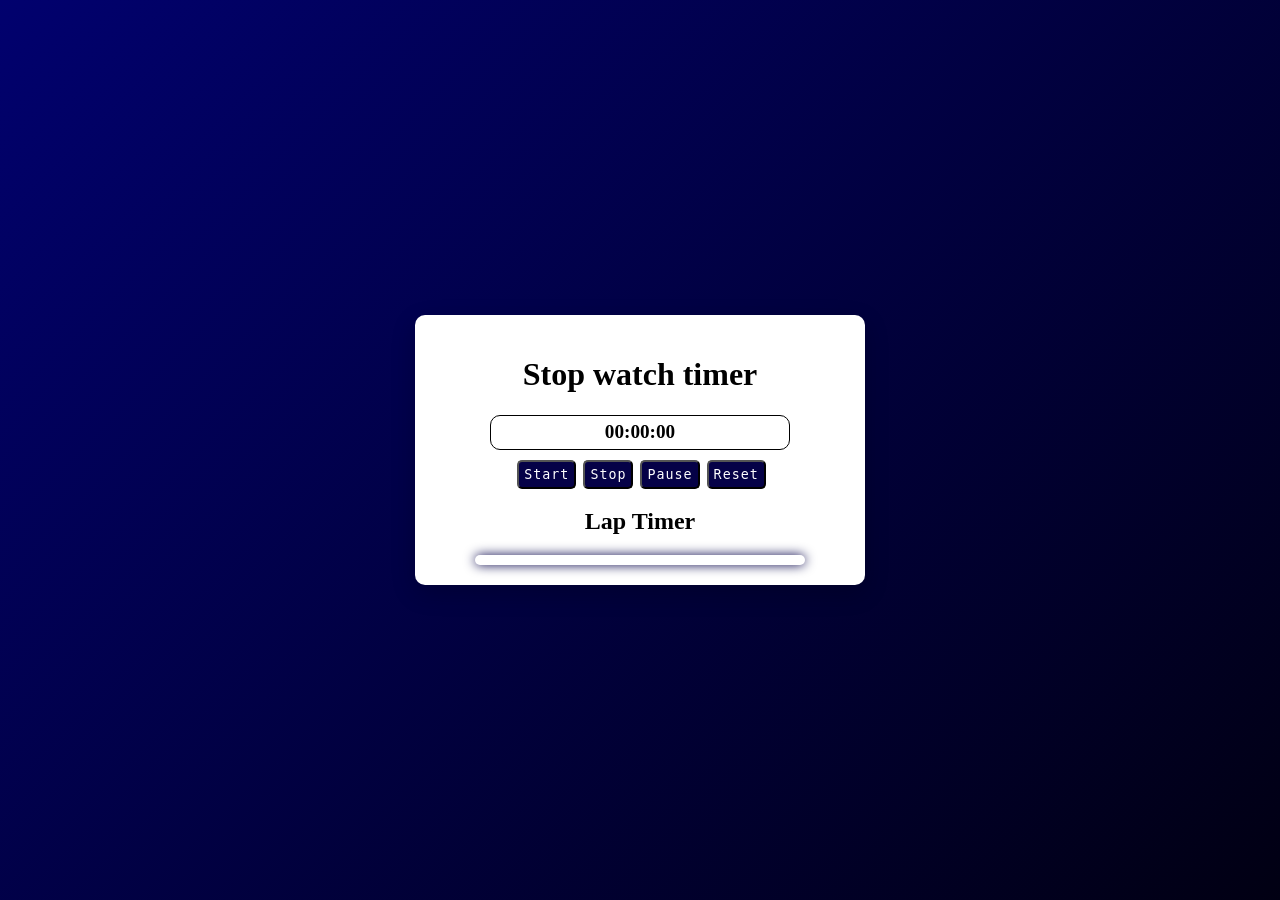
<file: Stop watch timer/index.html>
<!DOCTYPE html>
<html lang="en">
<head>
    <meta charset="UTF-8">
    <meta name="viewport" content="width=device-width, initial-scale=1.0">
    <title>Stop watch & Timer</title>
    <link rel="stylesheet" href="style.css">
</head>
<body>
    <div class="container">
        <h1 class="title">Stop watch timer</h1>
        <div class="stopwatch">
            <div class="timer">
              <span id="minutes">00</span>: 
              <span id="seconds">00</span>: 
              <span id="milliseconds">00</span>  
            </div>
            <div class="control">
               <button id="startbtn">Start</button>
               <button id="stopbtn">Stop</button>
               <button id="paubtn">Pause</button>
               <button id="resbtn">Reset</button>
            </div>
            <div class="laps">
                <h2 class="laptitle">Lap Timer</h2>
                <ul id="laplist"></ul>
            </div>
        </div>
    </div>
    <script src="script.js"></script>
</body>
</html>
</file>
<file: Age calculator/style.css>
*{
    padding: 0;
    margin: 0;
    box-sizing: border-box;
}
body{
    display: flex;
    justify-content: center;
    align-items: center;
    height: 100vh;
    background: linear-gradient(135deg,darkblue,skyblue);
}
.container {
  background-color: white;
  border-radius: 10px;
  width: 350px;
  padding: 20px;
  text-align: center;
  margin: 5px;
  transition: 0.3s ease all;

}
.container:hover{
    border-color: black;
    border: 3px;
    box-shadow: 0 0 0 3px black;
}
h1{
    text-align: center;
    padding-bottom: 10px;
}
input,button{
    margin: 7px;
    padding: 5px;
    border-radius: 5px;
}
input{
    width: 300px;
    background: linear-gradient(to right,skyblue,rgb(197, 246, 4));
}
button{
    transition: 0.3s ease all;
}
button:hover{
    transform: scale(1.05);
}
#result{
    margin-top: 20px;
    text-align: left;
}
.result-item{
    font-size: 18px;
    margin-bottom: 10px;
}
.result-item span{
    font-weight: bold;
}
</file>
<file: Blob maker/style.css>
*{
    padding: 0;
    margin: 0;
    box-sizing: border-box;
    outline: none;
    font-family: monospace;
    font-weight: 400;
    color: black;
}
body{
    background-color: #8b5ceb;

}
.wrapper{
    background-color: white;
    width: 45%;
    min-width: 550px;
    padding: 30px;
    position: absolute;
    transform: translate(-50%,-50%);
    top: 50%;
    left: 50%;

}
.output{
       background-color: #ddf3f8;
       width: 100%;
       min-height: 250px;
       padding: 20px;
       overflow: hidden;
       position: relative;
       display: grid;
       place-items: center;
       border-radius: 8px;
}
.blob{
    height: 300px;
    width: 300px;
    background: linear-gradient(100deg,#99a2f0,#555eaa);
    box-shadow: 15px 20px 30px rgba(0,0,0 0.15);

}
.dimensions{
    display: flex;
    justify-content: center;
    width: 100%;
    margin: 20px 0 40px 0;
}
label{font-weight: 500;

}
input[type="number"]:focus{
    background-color: #f1f5fa;
    border-color: #025eaa;
    color: #025eaa;

}
.sliders{
    width: 100%;
    display: grid;
    grid-template-columns: 1fr 1fr;
    gap:20px ;

}
input[type="text"]{
    width: 82%;
    margin-top: 30px;
    padding: 10px;
    font-size: 12px;
    border: none;
    background-color: #f1eff9;
    border-radius: 3px;

}
button{
    width: 1205;
    margin-left: 4%;
    padding: 10px 0;
    background: linear-gradient(#99a2f0,#555eaa);
    box-shadow: 15px 20px 30px rgba(0,0,0 0.15);
    border: none;
    cursor: pointer;
    border-radius: 3px;
    color: #fff;
    font-size: 12px;
}
</file>
<file: counter application/style.css>
body{
    margin: 200px;
    background-color: rgb(228, 220, 203);
}
h1{
    margin-top: 30px;
    text-decoration:none;
    text-align:center;
    color:whitesmoke
}
.container{
    background:linear-gradient(135deg,darkblue,lightblue);
    border-radius: 20px;
    display:block;
    justify-content:center;
    text-align:center;
    max-width: 500px;
    margin: auto;
    box-shadow: 0 2px 10px rgba(0,0,0,0.3);
}
.counter-app{
    font-size: 50px;
}
.btn-cont{
    text-align:center;
}
.btn{
    font-size: 20px;
    margin-bottom:15px;
    border-radius:5px;
}
#decbtn{
    width: 28px;
    font-size: 20px;
    margin-left: 10px;
}
#reset{
    font-size: 15px;
    margin-bottom:15px;
    border-radius:5px;
    padding: 5px 10px;
}
</file>
<file: Day of the week/style.css>
@import url('https://fonts.googleapis.com/css2?family=Cinzel:wght@400..900&family=Iosevka+Charon:ital,wght@0,300;0,400;0,500;0,700;1,300;1,400;1,500;1,700&family=Orbitron:wght@400..900&family=Oswald:wght@200..700&family=PT+Sans:ital,wght@0,400;0,700;1,400;1,700&family=Yuyu&display=swap');
body {
    font-family: 'Yuyu', sans-serif;
    margin: 0;
    padding: 0;
    background: linear-gradient(-45deg,#ffafbd,#ffc3ac,#2193b0,#6dd5ed,#00f9e0);
    background-size: 400% 400%;
    animation: gradientBackground 10s ease infinite;
    display: flex;
    justify-content: center;
    align-items: center;
    height: 100vh;
    font-size: xx-large;
}
@keyframes gradientBackground{
    0%{background-position: 0% 50%;}
    50%{background-position: 100% 50%;}
    100%{background-position: 0% 50%;}
}
.card{
    width: 450px;
    height: 350px;
    background-color: white;
    border-radius: 20px;
    box-shadow: 0 0 20px rgba(0,0,0,0.3);
    overflow: hidden;
    animation: fadeIn 1s ease, pulse 2s infinite;
    position: relative;
}
@keyframes fadeIn{
    from {
        opacity: 0;

    
    }
    to {
        opacity: 1;
    }
}
@keyframes pulse{
    0%{transform: scale(1);}
    50%{transform: scale(1.03);}
    100%{transform: scale(1);}
}
#container{
    padding: 20px;
    text-transform: uppercase;
}
#weekday{
    display: block;
    width: 100%;
    animation: pulse 2s infinite;
    color: #dd5800;
    font-weight: 800;
    font-size: 50px;
    text-align: center;
    font-family: 'Courier New', Courier, monospace;
}
#phrase{
    display: block;
    width: 100%;
    text-align: center;
}
h1{
    margin-left: 20px;
}
</file>
<file: finance deposit calculator/style.css>
body{
    font-family:'Gill Sans', 'Gill Sans MT', Calibri, 'Trebuchet MS', sans-serif;
    background-color: rgb(241, 249, 6);
    align-items:center;
    display:flex;
    justify-content:center;
    height:80vh;
    user-select: none;
}
.calculator{
    background-color:white;
    padding:35px;
    border-radius:15px;
    min-width:350px;
    box-shadow: 0 0 25px 15px solid black;
}
h1{
    font-family:-apple-system, BlinkMacSystemFont, 'Segoe UI', Roboto, Oxygen, Ubuntu, Cantarell, 'Open Sans', 'Helvetica Neue', sans-serif
}
input{
    width:100%;
    border-color: transparent;
    
}
input:focus {
    outline: 2px solid #00d2ff; 
    outline-offset: 3px;
}
button{
    display:block;
    margin: 10px auto;
    text-align:center;
    align-items:center;
    font-family:'Gill Sans', 'Gill Sans MT', Calibri, 'Trebuchet MS', sans-serif;
    padding:5px;
    border-radius:5px;
    background-color: white; 
    transition:0.3s ease all;
    text-transform:uppercase;
}
button:hover{
    background-color: rgb(241, 249, 6); 
}
.output{
    display:flex;
    flex-direction:column;
    align-items:center;
    justify-content:center;
    text-align:center;
}
.output p{
    margin: 4px 0;
}
</file>
<file: Gradient generator/style.css>
*{
    padding: 0;
    margin: 0;
    box-sizing: border-box;
}
body{
    display: flex;
    justify-content: center;
    align-items: center;
    height: 100vh;
}
section{
    display: flex;
    flex-direction: row;
    background-color: whitesmoke;
    border-radius: 10px;
    box-shadow: 0 0 10px black;
    height: 500px;
    width: 400px;
    overflow: hidden;
}
.cont{
    padding: 20px;
    display: flex;
    flex-direction: column;
    justify-content: center;    /* Add this */
    align-items: center;        /* Add this */
    border: 3px solid white;
    border-radius: 10px;
    width: 40vw;
}
#gradient-cont{
    width: 100%;
}
.c1,.c2{
    border: none;
    width: 100px;
    height: 100px;
    margin: 10px;
}

button{
    display: flex;
    justify-content: center;
    align-items: center;
    padding: 5px;
    color: white;
    background-color: skyblue;
    transition: 0.3s ease all;
    border-radius: 10px;
    user-select: none;
    
}
button:hover{
    background-color: rgb(0, 55, 255);
}
.code{
    margin-top: 20px;
    font-size: 14px;
    white-space: pre-wrap;
}
</file>
<file: image editor/style.css>
*{
    padding: 0;
    margin: 0;
    box-sizing: border-box;
    font-family: system-ui, -apple-system, BlinkMacSystemFont, 'Segoe UI', Roboto, Oxygen, Ubuntu, Cantarell, 'Open Sans', 'Helvetica Neue', sans-serif;
}
body{
    background: linear-gradient(135deg, rgb(5, 210, 237), black);
    min-height: 100vh;
    color: white;
}
.wrapper{
    width: min(92vw, 1100px);
    min-height: 80vh;
    padding: 40px;
    background: linear-gradient(135deg, #ec060a, #950476);
    position: absolute;
    transform: translate(-50%, -50%);
    top: 50%;
    left: 50%;
    border-radius: 24px;
    box-shadow: 0 24px 40px rgba(0, 0, 0, 0.35);
    display: grid;
    grid-template-columns: 1fr 1fr;
    gap: 30px;
}
.editor{
    display: flex;
    flex-direction: column;
    justify-content: flex-start;
    gap: 18px;
}
.filter{
    display: flex;
    align-items: center;
    justify-content: space-between;
    gap: 15px;
    padding: 18px 20px;
    border-radius: 18px;
    background: rgba(255, 255, 255, 0.12);
    border: 1px solid rgba(255, 255, 255, 0.14);
}
.editor label{
    font-size: 1rem;
    color: white;
    font-weight: 700;
    min-width: 120px;
}
.rangevalue,
.rangeclass{
    min-width: 55px;
    text-align: right;
    color: white;
    font-weight: 700;
}
.editor input[type='range']{
    flex: 1;
    margin-top: 5px;
    background-color: transparent;
    border-color: white;
    width: 100%;
}
.editor input[type='range']::-webkit-slider-runnable-track{
    width: 100%;
    height: 10px;
    border-radius: 999px;
    background: rgba(255, 255, 255, 0.22);
    cursor: pointer;
}
.editor input[type='range']::-webkit-slider-thumb{
    width: 18px;
    height: 18px;
    border-radius: 50%;
    background: black;
    appearance: none;
    cursor: pointer;
    box-shadow: 0 0 0 4px rgba(255, 255, 255, 0.15);
}
.flip-buttons{
    display: flex;
    flex-wrap: wrap;
    gap: 10px;
    margin-top: 10px;
}
.flip-buttons .flip-option{
    flex: 1 1 150px;
}
.flip-option input[type="radio"]{
    display: none;
}
.flip-option label{
    display: block;
    width: 100%;
    padding: 12px 16px;
    border-radius: 999px;
    background: rgba(255, 255, 255, 0.12);
    color: white;
    text-align: center;
    cursor: pointer;
    transition: background 0.25s ease, color 0.25s ease, transform 0.2s ease;
    border: 1px solid rgba(255, 255, 255, 0.18);
}
.flip-option input[type="radio"]:checked + label{
    background: white;
    color: #121212;
    transform: translateY(-1px);
    border-color: rgba(255, 255, 255, 0.6);
}
.result{
    position: relative;
    display: flex;
    flex-direction: column;
    justify-content: center;
    gap: 20px;
    padding: 24px;
    border-radius: 20px;
    background: rgba(0, 0, 0, 0.16);
    border: 1px solid rgba(255, 255, 255, 0.14);
}
.result img{
    display: block;
    max-width: 100%;
    max-height: 62vh;
    margin: auto;
    border-radius: 18px;
    box-shadow: 0 12px 30px rgba(0, 0, 0, 0.25);
}
.image-container{
    display: none;
}
input[type="file"]{
    display: none;
}
.result label,
.result #download-btn{
    display: block;
    margin: 0 auto;
    width: 220px;
    border-radius: 999px;
    padding: 12px 18px;
    background: linear-gradient(135deg, rgb(5, 210, 237), rgb(2, 48, 199));
    color: white;
    text-align: center;
    text-decoration: none;
    cursor: pointer;
    border: none;
    transition: transform 0.2s ease, box-shadow 0.2s ease;
}
.result label:hover,
.result #download-btn:hover{
    transform: translateY(-2px);
    box-shadow: 0 12px 24px rgba(0, 0, 0, 0.2);
}
@media (max-width: 900px) {
    .wrapper{
        grid-template-columns: 1fr;
        min-height: auto;
    }
    .filter{
        flex-direction: column;
        align-items: flex-start;
    }
    .flip-buttons{
        justify-content: center;
    }
}
</file>
<file: Live word counter/style.css>
*{
    padding: 0;
    margin: 0;
    box-sizing: border-box;

}
.wrapper{
    position: absolute;
    width: 90vmin;
    transform: translate(-50%,-50%);
    top: 50%;
    left: 50%;
}
.container{
    background: linear-gradient(to bottom left, #4ADE80, #007AFF);
    border: 5px solid #1f2b3d;
    padding: 50px 30px 80px 30px;
    border-radius: 15px;
    box-shadow: 0 30px 50px rgba(30,21,49,0.6);
}
textarea{
    
    width: 100%;
    border: none;
    resize: none;
    outline: none;
    padding: 10px;
    line-height: 28px;
    color: black;
}
.count{
    font-size: x-large;
    width: 80%;
    padding: 30px 30px 25px 30px;
    border-radius: 15px;
    box-shadow: 0 30px 50px rgba(30,21,49,0.6);
    transform: translate(-50%,-50%);
    display: flex;
    left: 50%;
    justify-content: space-around;
    text-align: center;
    color: white;
    position: relative;
    margin: 10px;
    border: 5px solid #1f2b3d;
    background: linear-gradient(to bottom left, #4ADE80, #007AFF);
}
</file>
<file: Love Calculator/style.css>
body{
    background: linear-gradient(to bottom,#ffccff,#cc99ff);
    font-family: cursive;
    height: 100vh;
    display: flex;
    justify-content: center;
    align-items: center;
}
.card{
    background-color: white;
    border-radius: 10px;
    min-width: 500px;
    max-height: 400px;
    min-height: 390px;
    align-items: center;
    text-align: center;
    box-shadow: 0 0 13px black;
}
button{
    padding: 3px;
    border-radius: 7px;
    background: linear-gradient(to bottom,#ffccff,#cc99ff);
    border-color: black;
    margin: 25px;
    transition: 0.3s ease all;
    box-shadow: 0 0 5px black;
    width: 100px;
    font-family: cursive;
}
button:hover{
    border-color: black;
    scale: 1.05;
}
input{
    width: 250px;
    border-radius: 7px;
    padding: 10px;
    font-family: cursive;
}
#result{
    margin-top: 15px;
    font-weight: bold;
    text-shadow: 1px 1px #ff66ff;
    color: #cc33ff;
}
</file>
<file: Stop watch timer/style.css>
body{
    margin: 0;
    min-height: 100vh;
    background: linear-gradient(135deg,rgb(1, 1, 110),rgb(1, 0, 19));
    display: flex;
    justify-content: center;
    align-items: center;
}
.container{
    box-sizing: border-box;
    border-radius: 10px;
    background-color: white;
    width: min(90vw, 450px);
    min-width: 320px;
    padding: 20px;
    text-align: center;
    box-shadow: 0 8px 25px rgba(0, 0, 0, 0.2);
}
.stopwatch{
    display: flex;
    flex-direction: column;
    align-items: center;
}
.timer{
    box-sizing: border-box;
    border-radius: 10px;
    border: 1px solid black;
    padding: 5px;
    font-weight: bold;
    font-size: larger;
    height: 35px;
    text-align: center;
    width: 300px;
    display: flex;
    justify-content: center;
    align-items: center;
    font-family: cursive;
}
.control{
    margin-top: 10px;
}
button{
    padding: 5px;
    border-radius: 5px;
    background-color: rgb(5, 1, 71);
    color: white;
    font-family: monospace;
    letter-spacing: 1px;
    transition: 0.3s ease all;
    margin-left: 3px;
}
button:hover{
    background-color:rgb(3, 3, 199) ;
    scale: 1.05;
}
ul{
    padding: 5px;
    width: 320px;
    text-align: left;
    margin: 0;
    overflow-y: auto;
    list-style-type: none;
    max-height: 200px;
    background-color: white;
    border-radius: 8px;
    box-shadow: 0 0 12px rgb(5, 1, 71);
}
span{
    font-weight: bolder;
}
</file>
